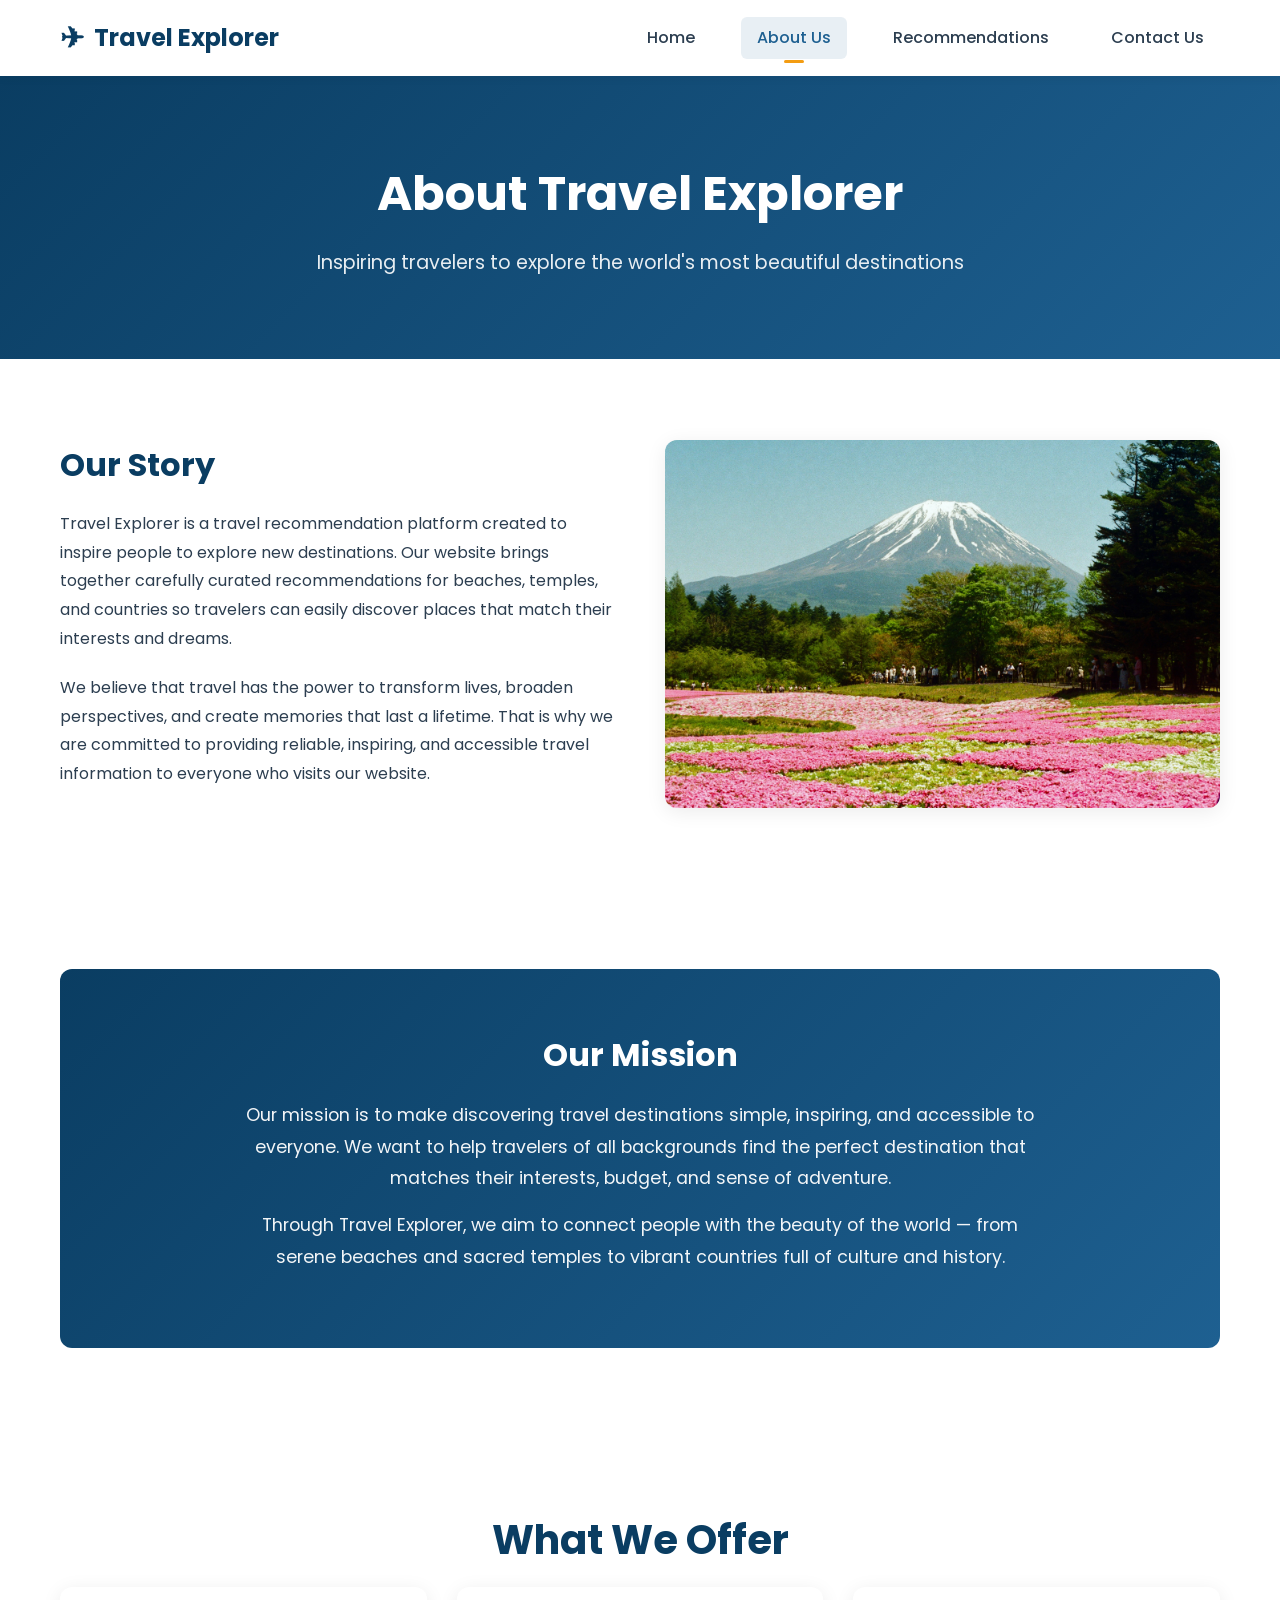
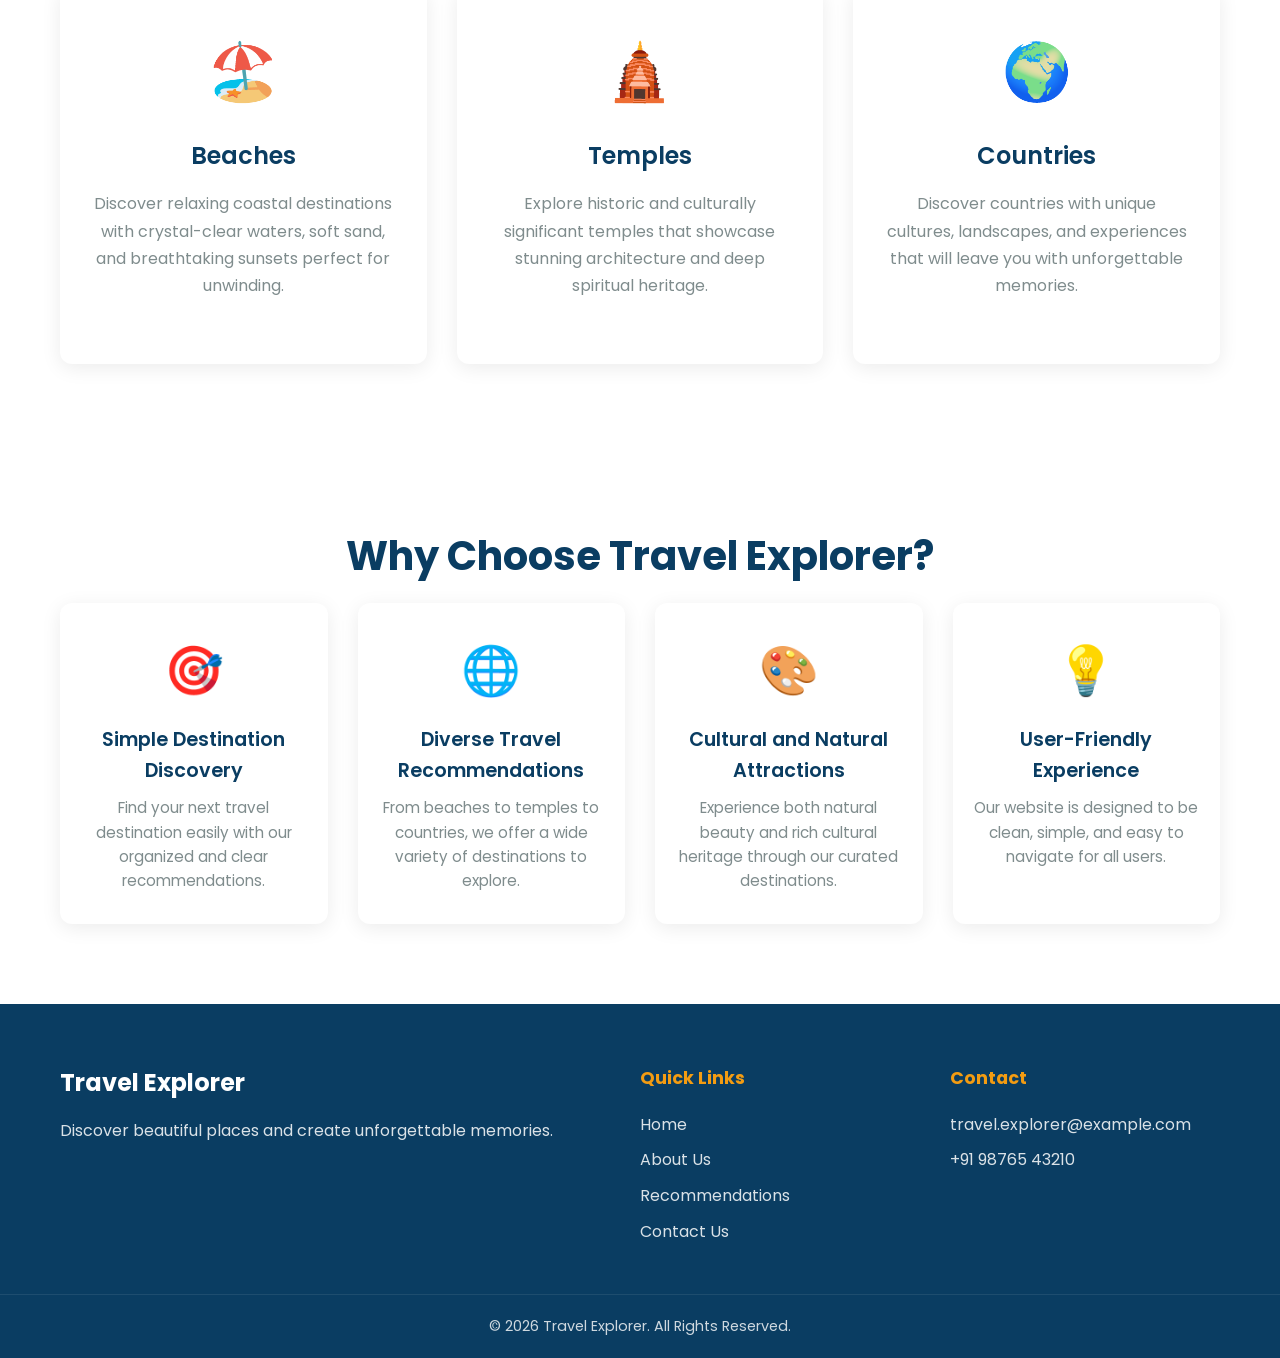
<file: about.html>
<!DOCTYPE html>
<html lang="en">
<head>
    <meta charset="UTF-8">
    <meta name="viewport" content="width=device-width, initial-scale=1.0">
    <meta name="description" content="About Travel Explorer - Learn about our mission and what we offer.">
    <title>About Us - Travel Explorer</title>
    <link rel="preconnect" href="https://fonts.googleapis.com">
    <link rel="preconnect" href="https://fonts.gstatic.com" crossorigin>
    <link href="https://fonts.googleapis.com/css2?family=Poppins:wght@300;400;500;600;700;800&display=swap" rel="stylesheet">
    <link rel="stylesheet" href="css/style.css">
</head>
<body>
    <!-- Navigation Bar -->
    <header class="navbar">
        <div class="container nav-container">
            <a href="index.html" class="logo">
                <span class="logo-icon">✈</span>
                <span class="logo-text">Travel Explorer</span>
            </a>
            <nav class="nav-menu" id="navMenu">
                <a href="index.html" class="nav-link">Home</a>
                <a href="about.html" class="nav-link active">About Us</a>
                <a href="recommendations.html" class="nav-link">Recommendations</a>
                <a href="contact.html" class="nav-link">Contact Us</a>
            </nav>
            <button class="hamburger" id="hamburger" aria-label="Toggle navigation">
                <span></span>
                <span></span>
                <span></span>
            </button>
        </div>
    </header>

    <!-- Page Header -->
    <section class="page-header">
        <div class="container">
            <h1>About Travel Explorer</h1>
            <p>Inspiring travelers to explore the world's most beautiful destinations</p>
        </div>
    </section>

    <!-- About Section -->
    <section class="section about-main">
        <div class="container about-grid">
            <div class="about-text">
                <h2>Our Story</h2>
                <p>Travel Explorer is a travel recommendation platform created to inspire people to explore new destinations. Our website brings together carefully curated recommendations for beaches, temples, and countries so travelers can easily discover places that match their interests and dreams.</p>
                <p>We believe that travel has the power to transform lives, broaden perspectives, and create memories that last a lifetime. That is why we are committed to providing reliable, inspiring, and accessible travel information to everyone who visits our website.</p>
            </div>
            <div class="about-image">
                <img src="images/country2.jpg" alt="Beautiful travel destination with pagoda and cherry blossoms">
            </div>
        </div>
    </section>

    <!-- Our Mission -->
    <section class="section mission-section">
        <div class="container">
            <div class="mission-box">
                <h2>Our Mission</h2>
                <p>Our mission is to make discovering travel destinations simple, inspiring, and accessible to everyone. We want to help travelers of all backgrounds find the perfect destination that matches their interests, budget, and sense of adventure.</p>
                <p>Through Travel Explorer, we aim to connect people with the beauty of the world — from serene beaches and sacred temples to vibrant countries full of culture and history.</p>
            </div>
        </div>
    </section>

    <!-- What We Offer -->
    <section class="section offer-section">
        <div class="container">
            <h2 class="section-title">What We Offer</h2>
            <div class="cards-grid">
                <div class="card offer-card">
                    <div class="card-icon">🏖️</div>
                    <h3 class="card-title">Beaches</h3>
                    <p class="card-description">Discover relaxing coastal destinations with crystal-clear waters, soft sand, and breathtaking sunsets perfect for unwinding.</p>
                </div>
                <div class="card offer-card">
                    <div class="card-icon">🛕</div>
                    <h3 class="card-title">Temples</h3>
                    <p class="card-description">Explore historic and culturally significant temples that showcase stunning architecture and deep spiritual heritage.</p>
                </div>
                <div class="card offer-card">
                    <div class="card-icon">🌍</div>
                    <h3 class="card-title">Countries</h3>
                    <p class="card-description">Discover countries with unique cultures, landscapes, and experiences that will leave you with unforgettable memories.</p>
                </div>
            </div>
        </div>
    </section>

    <!-- Why Choose Us -->
    <section class="section why-section">
        <div class="container">
            <h2 class="section-title">Why Choose Travel Explorer?</h2>
            <div class="benefits-grid">
                <div class="benefit">
                    <div class="benefit-icon">🎯</div>
                    <h3 class="benefit-title">Simple Destination Discovery</h3>
                    <p class="benefit-text">Find your next travel destination easily with our organized and clear recommendations.</p>
                </div>
                <div class="benefit">
                    <div class="benefit-icon">🌐</div>
                    <h3 class="benefit-title">Diverse Travel Recommendations</h3>
                    <p class="benefit-text">From beaches to temples to countries, we offer a wide variety of destinations to explore.</p>
                </div>
                <div class="benefit">
                    <div class="benefit-icon">🎨</div>
                    <h3 class="benefit-title">Cultural and Natural Attractions</h3>
                    <p class="benefit-text">Experience both natural beauty and rich cultural heritage through our curated destinations.</p>
                </div>
                <div class="benefit">
                    <div class="benefit-icon">💡</div>
                    <h3 class="benefit-title">User-Friendly Experience</h3>
                    <p class="benefit-text">Our website is designed to be clean, simple, and easy to navigate for all users.</p>
                </div>
            </div>
        </div>
    </section>

    <!-- Footer -->
    <footer class="footer">
        <div class="container footer-content">
            <div class="footer-brand">
                <h3 class="footer-logo">Travel Explorer</h3>
                <p class="footer-tagline">Discover beautiful places and create unforgettable memories.</p>
            </div>
            <div class="footer-links">
                <h4>Quick Links</h4>
                <ul>
                    <li><a href="index.html">Home</a></li>
                    <li><a href="about.html">About Us</a></li>
                    <li><a href="recommendations.html">Recommendations</a></li>
                    <li><a href="contact.html">Contact Us</a></li>
                </ul>
            </div>
            <div class="footer-contact">
                <h4>Contact</h4>
                <p>travel.explorer@example.com</p>
                <p>+91 98765 43210</p>
            </div>
        </div>
        <div class="footer-bottom">
            <p>&copy; 2026 Travel Explorer. All Rights Reserved.</p>
        </div>
    </footer>

    <script src="js/script.js"></script>
</body>
</html>
</file>
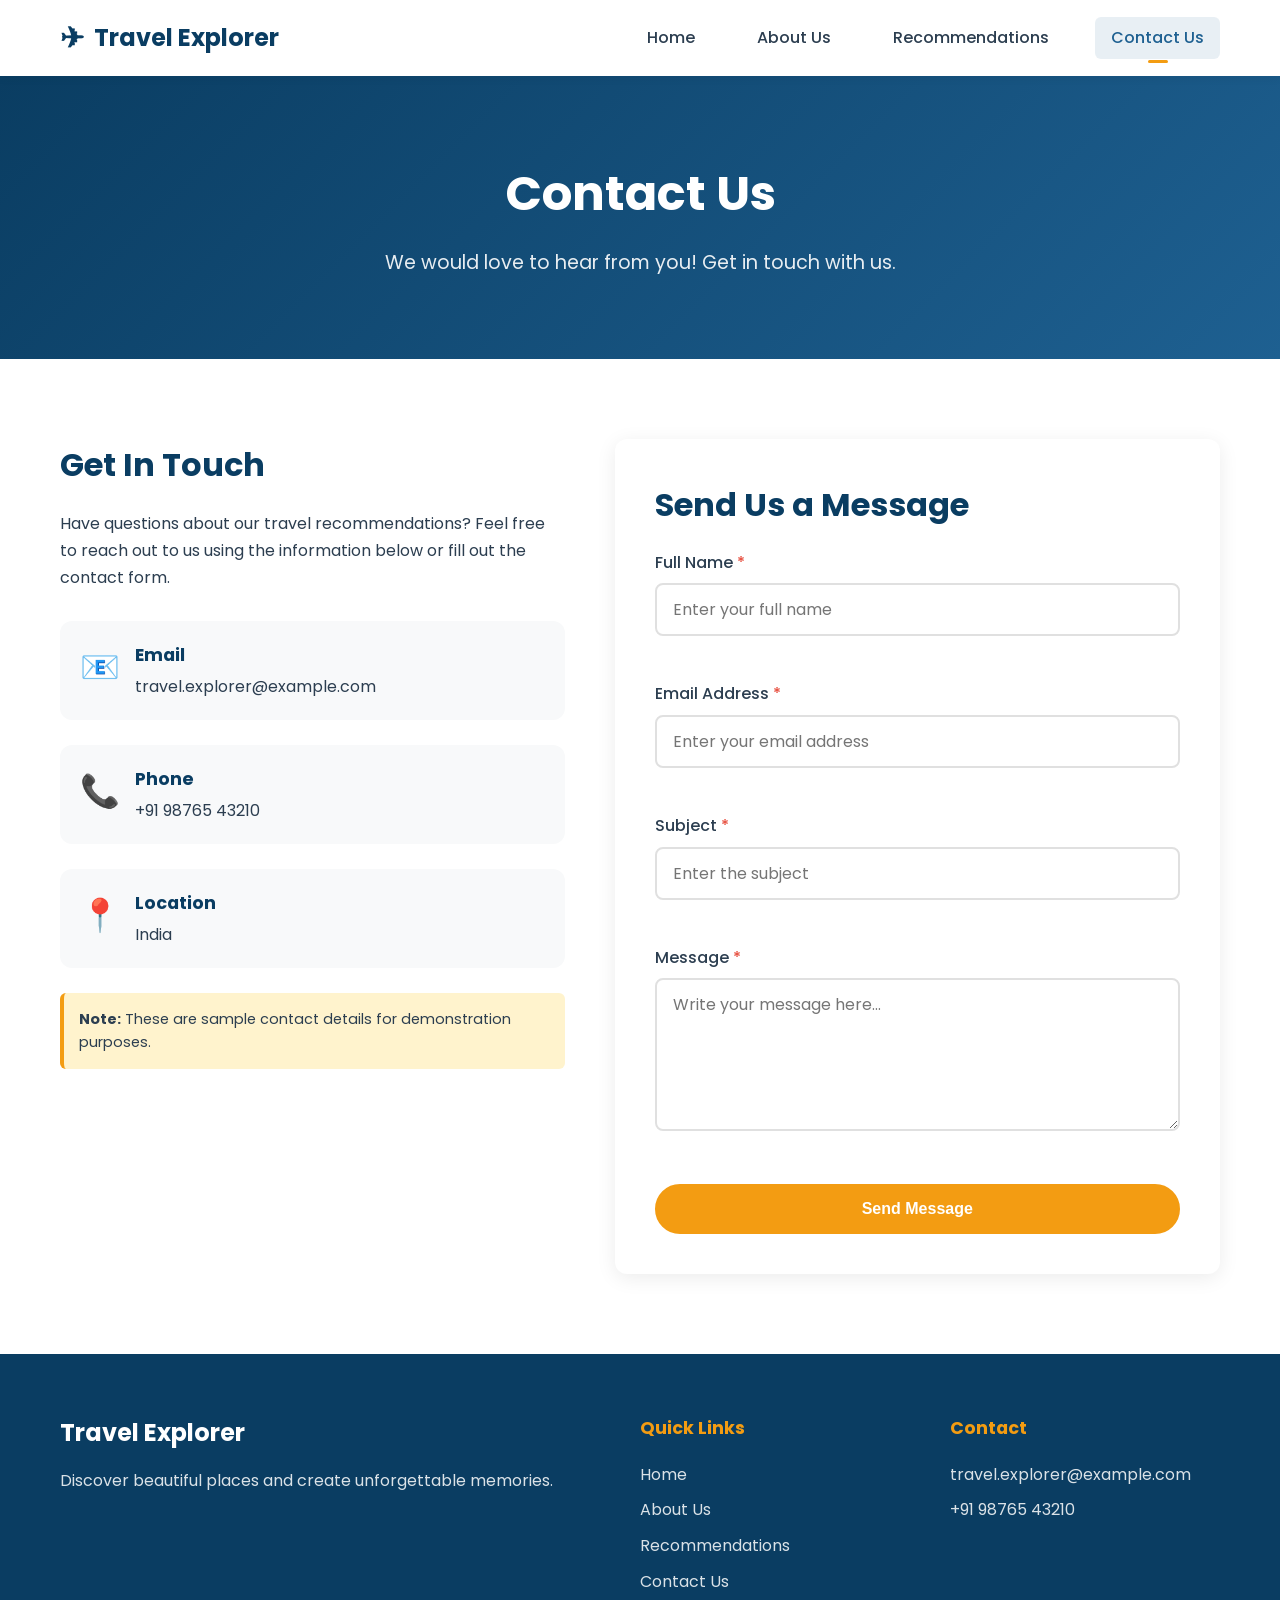
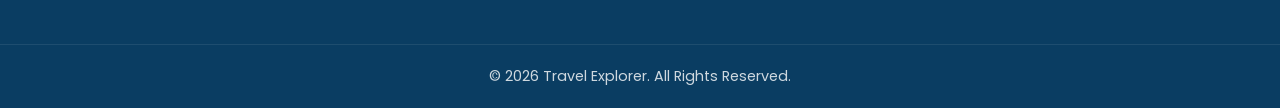
<file: contact.html>
<!DOCTYPE html>
<html lang="en">
<head>
    <meta charset="UTF-8">
    <meta name="viewport" content="width=device-width, initial-scale=1.0">
    <meta name="description" content="Contact Travel Explorer - Get in touch with us.">
    <title>Contact Us - Travel Explorer</title>
    <link rel="preconnect" href="https://fonts.googleapis.com">
    <link rel="preconnect" href="https://fonts.gstatic.com" crossorigin>
    <link href="https://fonts.googleapis.com/css2?family=Poppins:wght@300;400;500;600;700;800&display=swap" rel="stylesheet">
    <link rel="stylesheet" href="css/style.css">
</head>
<body>
    <!-- Navigation Bar -->
    <header class="navbar">
        <div class="container nav-container">
            <a href="index.html" class="logo">
                <span class="logo-icon">✈</span>
                <span class="logo-text">Travel Explorer</span>
            </a>
            <nav class="nav-menu" id="navMenu">
                <a href="index.html" class="nav-link">Home</a>
                <a href="about.html" class="nav-link">About Us</a>
                <a href="recommendations.html" class="nav-link">Recommendations</a>
                <a href="contact.html" class="nav-link active">Contact Us</a>
            </nav>
            <button class="hamburger" id="hamburger" aria-label="Toggle navigation">
                <span></span>
                <span></span>
                <span></span>
            </button>
        </div>
    </header>

    <!-- Page Header -->
    <section class="page-header">
        <div class="container">
            <h1>Contact Us</h1>
            <p>We would love to hear from you! Get in touch with us.</p>
        </div>
    </section>

    <!-- Contact Section -->
    <section class="section contact-section">
        <div class="container contact-grid">
            <!-- Contact Information -->
            <div class="contact-info">
                <h2>Get In Touch</h2>
                <p>Have questions about our travel recommendations? Feel free to reach out to us using the information below or fill out the contact form.</p>
                
                <div class="info-item">
                    <div class="info-icon">📧</div>
                    <div class="info-content">
                        <h3>Email</h3>
                        <p><a href="mailto:travel.explorer@example.com">travel.explorer@example.com</a></p>
                    </div>
                </div>
                
                <div class="info-item">
                    <div class="info-icon">📞</div>
                    <div class="info-content">
                        <h3>Phone</h3>
                        <p><a href="tel:+919876543210">+91 98765 43210</a></p>
                    </div>
                </div>
                
                <div class="info-item">
                    <div class="info-icon">📍</div>
                    <div class="info-content">
                        <h3>Location</h3>
                        <p>India</p>
                    </div>
                </div>

                <div class="info-note">
                    <p><strong>Note:</strong> These are sample contact details for demonstration purposes.</p>
                </div>
            </div>

            <!-- Contact Form -->
            <div class="contact-form-wrapper">
                <h2>Send Us a Message</h2>
                <form id="contactForm" class="contact-form" novalidate>
                    <div class="form-group">
                        <label for="fullName">Full Name <span class="required">*</span></label>
                        <input type="text" id="fullName" name="fullName" required placeholder="Enter your full name">
                        <span class="error-message" id="nameError"></span>
                    </div>

                    <div class="form-group">
                        <label for="email">Email Address <span class="required">*</span></label>
                        <input type="email" id="email" name="email" required placeholder="Enter your email address">
                        <span class="error-message" id="emailError"></span>
                    </div>

                    <div class="form-group">
                        <label for="subject">Subject <span class="required">*</span></label>
                        <input type="text" id="subject" name="subject" required placeholder="Enter the subject">
                        <span class="error-message" id="subjectError"></span>
                    </div>

                    <div class="form-group">
                        <label for="message">Message <span class="required">*</span></label>
                        <textarea id="message" name="message" rows="5" required placeholder="Write your message here..."></textarea>
                        <span class="error-message" id="messageError"></span>
                    </div>

                    <button type="submit" class="btn btn-primary btn-block">Send Message</button>
                </form>

                <div class="success-message" id="successMessage">
                    <div class="success-icon">✓</div>
                    <h3>Thank You!</h3>
                    <p>Thank you for contacting Travel Explorer! We have received your message.</p>
                </div>
            </div>
        </div>
    </section>

    <!-- Footer -->
    <footer class="footer">
        <div class="container footer-content">
            <div class="footer-brand">
                <h3 class="footer-logo">Travel Explorer</h3>
                <p class="footer-tagline">Discover beautiful places and create unforgettable memories.</p>
            </div>
            <div class="footer-links">
                <h4>Quick Links</h4>
                <ul>
                    <li><a href="index.html">Home</a></li>
                    <li><a href="about.html">About Us</a></li>
                    <li><a href="recommendations.html">Recommendations</a></li>
                    <li><a href="contact.html">Contact Us</a></li>
                </ul>
            </div>
            <div class="footer-contact">
                <h4>Contact</h4>
                <p>travel.explorer@example.com</p>
                <p>+91 98765 43210</p>
            </div>
        </div>
        <div class="footer-bottom">
            <p>&copy; 2026 Travel Explorer. All Rights Reserved.</p>
        </div>
    </footer>

    <script src="js/script.js"></script>
</body>
</html>
</file>
<file: css/style.css>
/* ========================================
   Travel Explorer - Main Stylesheet
   ======================================== */

/* CSS Variables */
:root {
    --primary-color: #0a3d62;
    --secondary-color: #1e6091;
    --accent-color: #f39c12;
    --accent-hover: #e67e22;
    --text-dark: #2c3e50;
    --text-light: #7f8c8d;
    --bg-light: #f8f9fa;
    --bg-white: #ffffff;
    --border-color: #e0e0e0;
    --shadow: 0 4px 20px rgba(0, 0, 0, 0.08);
    --shadow-hover: 0 8px 30px rgba(0, 0, 0, 0.15);
    --transition: all 0.3s ease;
    --border-radius: 12px;
}

/* Reset */
* {
    margin: 0;
    padding: 0;
    box-sizing: border-box;
}

html {
    scroll-behavior: smooth;
}

body {
    font-family: 'Poppins', sans-serif;
    line-height: 1.6;
    color: var(--text-dark);
    background-color: var(--bg-white);
    overflow-x: hidden;
}

img {
    max-width: 100%;
    height: auto;
    display: block;
}

a {
    text-decoration: none;
    color: inherit;
    transition: var(--transition);
}

ul {
    list-style: none;
}

.container {
    max-width: 1200px;
    margin: 0 auto;
    padding: 0 20px;
}

/* ========================================
   Navigation Bar
   ======================================== */
.navbar {
    background-color: var(--bg-white);
    box-shadow: 0 2px 10px rgba(0, 0, 0, 0.05);
    position: sticky;
    top: 0;
    z-index: 1000;
    padding: 15px 0;
}

.nav-container {
    display: flex;
    justify-content: space-between;
    align-items: center;
}

.logo {
    display: flex;
    align-items: center;
    gap: 10px;
    font-size: 1.5rem;
    font-weight: 700;
    color: var(--primary-color);
}

.logo-icon {
    font-size: 1.8rem;
}

.nav-menu {
    display: flex;
    gap: 30px;
    align-items: center;
}

.nav-link {
    font-weight: 500;
    color: var(--text-dark);
    padding: 8px 16px;
    border-radius: 6px;
    position: relative;
    transition: var(--transition);
}

.nav-link:hover {
    color: var(--secondary-color);
    background-color: rgba(30, 96, 145, 0.08);
}

.nav-link.active {
    color: var(--secondary-color);
    background-color: rgba(30, 96, 145, 0.1);
}

.nav-link.active::after {
    content: '';
    position: absolute;
    bottom: -4px;
    left: 50%;
    transform: translateX(-50%);
    width: 20px;
    height: 3px;
    background-color: var(--accent-color);
    border-radius: 2px;
}

/* Hamburger Menu */
.hamburger {
    display: none;
    flex-direction: column;
    gap: 5px;
    background: none;
    border: none;
    cursor: pointer;
    padding: 5px;
}

.hamburger span {
    width: 25px;
    height: 3px;
    background-color: var(--primary-color);
    border-radius: 3px;
    transition: var(--transition);
}

.hamburger.active span:nth-child(1) {
    transform: translateY(8px) rotate(45deg);
}

.hamburger.active span:nth-child(2) {
    opacity: 0;
}

.hamburger.active span:nth-child(3) {
    transform: translateY(-8px) rotate(-45deg);
}

/* ========================================
   Hero Section
   ======================================== */
.hero {
    position: relative;
    min-height: 90vh;
    display: flex;
    align-items: center;
    justify-content: center;
    background: linear-gradient(135deg, #667eea 0%, #764ba2 100%);
    background-image: url('../images/hero.jpg');
    background-size: cover;
    background-position: center;
    background-attachment: fixed;
    color: var(--bg-white);
    text-align: center;
    padding: 80px 20px;
}

.hero-overlay {
    position: absolute;
    top: 0;
    left: 0;
    width: 100%;
    height: 100%;
    background: linear-gradient(135deg, rgba(10, 61, 98, 0.85) 0%, rgba(30, 96, 145, 0.75) 100%);
}

.hero-content {
    position: relative;
    z-index: 1;
    max-width: 900px;
}

.hero-title {
    font-size: 3.5rem;
    font-weight: 800;
    margin-bottom: 20px;
    line-height: 1.2;
    animation: fadeInDown 1s ease;
}

.hero-subtitle {
    font-size: 1.4rem;
    font-weight: 400;
    margin-bottom: 20px;
    opacity: 0.95;
    animation: fadeInUp 1s ease 0.2s both;
}

.hero-intro {
    font-size: 1.1rem;
    margin-bottom: 30px;
    opacity: 0.9;
    max-width: 700px;
    margin-left: auto;
    margin-right: auto;
    animation: fadeInUp 1s ease 0.4s both;
}

/* ========================================
   Buttons
   ======================================== */
.btn {
    display: inline-block;
    padding: 14px 32px;
    border-radius: 50px;
    font-weight: 600;
    font-size: 1rem;
    cursor: pointer;
    transition: var(--transition);
    border: 2px solid transparent;
    text-align: center;
}

.btn-primary {
    background-color: var(--accent-color);
    color: var(--bg-white);
    border-color: var(--accent-color);
}

.btn-primary:hover {
    background-color: var(--accent-hover);
    border-color: var(--accent-hover);
    transform: translateY(-3px);
    box-shadow: 0 10px 25px rgba(243, 156, 18, 0.4);
}

.btn-outline {
    background-color: transparent;
    color: var(--secondary-color);
    border-color: var(--secondary-color);
}

.btn-outline:hover {
    background-color: var(--secondary-color);
    color: var(--bg-white);
    transform: translateY(-3px);
}

.btn-block {
    width: 100%;
}

/* ========================================
   Sections
   ======================================== */
.section {
    padding: 80px 0;
}

.section-title {
    text-align: center;
    font-size: 2.5rem;
    font-weight: 700;
    color: var(--primary-color);
    margin-bottom: 15px;
}

.section-subtitle {
    text-align: center;
    font-size: 1.1rem;
    color: var(--text-light);
    margin-bottom: 50px;
    max-width: 600px;
    margin-left: auto;
    margin-right: auto;
}

.alt-bg {
    background-color: var(--bg-light);
}

/* ========================================
   Intro Section
   ======================================== */
.intro-section {
    background-color: var(--bg-white);
}

.intro-content {
    max-width: 900px;
    margin: 0 auto;
    text-align: center;
}

.intro-content p {
    font-size: 1.1rem;
    color: var(--text-dark);
    margin-bottom: 20px;
    line-height: 1.8;
}

/* ========================================
   Cards Grid
   ======================================== */
.cards-grid {
    display: grid;
    grid-template-columns: repeat(auto-fit, minmax(300px, 1fr));
    gap: 30px;
}

.card {
    background-color: var(--bg-white);
    border-radius: var(--border-radius);
    overflow: hidden;
    box-shadow: var(--shadow);
    transition: var(--transition);
}

.card:hover {
    transform: translateY(-8px);
    box-shadow: var(--shadow-hover);
}

/* Category Cards */
.category-card {
    padding: 40px 30px;
    text-align: center;
}

.card-icon {
    font-size: 3.5rem;
    margin-bottom: 20px;
}

.card-title {
    font-size: 1.5rem;
    font-weight: 600;
    color: var(--primary-color);
    margin-bottom: 15px;
}

.card-description {
    color: var(--text-light);
    margin-bottom: 25px;
    line-height: 1.7;
}

/* Destination Cards */
.destination-card .card-image {
    position: relative;
    height: 250px;
    overflow: hidden;
}

.destination-card .card-image img {
    width: 100%;
    height: 100%;
    object-fit: cover;
    transition: transform 0.5s ease;
}

.destination-card:hover .card-image img {
    transform: scale(1.1);
}

.card-badge {
    position: absolute;
    top: 15px;
    right: 15px;
    background-color: var(--accent-color);
    color: var(--bg-white);
    padding: 6px 14px;
    border-radius: 20px;
    font-size: 0.85rem;
    font-weight: 600;
}

.card-body {
    padding: 25px;
}

.card-location {
    color: var(--secondary-color);
    font-weight: 500;
    margin-bottom: 15px;
}

.card-info {
    margin-top: 20px;
    padding-top: 20px;
    border-top: 1px solid var(--border-color);
}

.card-info h4 {
    color: var(--primary-color);
    font-size: 1rem;
    margin-bottom: 10px;
    margin-top: 15px;
}

.card-info h4:first-child {
    margin-top: 0;
}

.card-info ul {
    list-style: disc;
    padding-left: 20px;
    color: var(--text-dark);
}

.card-info ul li {
    margin-bottom: 6px;
}

.card-info p {
    color: var(--text-dark);
    margin-bottom: 10px;
}

/* ========================================
   Benefits Grid
   ======================================== */
.benefits-grid {
    display: grid;
    grid-template-columns: repeat(auto-fit, minmax(220px, 1fr));
    gap: 30px;
}

.benefit {
    text-align: center;
    padding: 30px 20px;
    background-color: var(--bg-white);
    border-radius: var(--border-radius);
    box-shadow: var(--shadow);
    transition: var(--transition);
}

.benefit:hover {
    transform: translateY(-5px);
    box-shadow: var(--shadow-hover);
}

.benefit-icon {
    font-size: 3rem;
    margin-bottom: 15px;
}

.benefit-title {
    font-size: 1.2rem;
    font-weight: 600;
    color: var(--primary-color);
    margin-bottom: 10px;
}

.benefit-text {
    color: var(--text-light);
    font-size: 0.95rem;
}

/* ========================================
   Page Header
   ======================================== */
.page-header {
    background: linear-gradient(135deg, var(--primary-color) 0%, var(--secondary-color) 100%);
    color: var(--bg-white);
    padding: 80px 20px;
    text-align: center;
}

.page-header h1 {
    font-size: 3rem;
    font-weight: 700;
    margin-bottom: 15px;
}

.page-header p {
    font-size: 1.2rem;
    opacity: 0.9;
}

/* ========================================
   About Page
   ======================================== */
.about-grid {
    display: grid;
    grid-template-columns: 1fr 1fr;
    gap: 50px;
    align-items: center;
}

.about-text h2 {
    font-size: 2rem;
    color: var(--primary-color);
    margin-bottom: 20px;
}

.about-text p {
    margin-bottom: 20px;
    color: var(--text-dark);
    line-height: 1.8;
}

.about-image img {
    width: 100%;
    border-radius: var(--border-radius);
    box-shadow: var(--shadow);
}

.mission-box {
    background: linear-gradient(135deg, var(--primary-color) 0%, var(--secondary-color) 100%);
    color: var(--bg-white);
    padding: 60px 40px;
    border-radius: var(--border-radius);
    text-align: center;
}

.mission-box h2 {
    font-size: 2rem;
    margin-bottom: 20px;
}

.mission-box p {
    font-size: 1.1rem;
    line-height: 1.8;
    max-width: 800px;
    margin: 0 auto 15px;
    opacity: 0.95;
}

.offer-card {
    padding: 40px 30px;
    text-align: center;
}

/* ========================================
   Contact Page
   ======================================== */
.contact-grid {
    display: grid;
    grid-template-columns: 1fr 1.2fr;
    gap: 50px;
}

.contact-info h2,
.contact-form-wrapper h2 {
    font-size: 2rem;
    color: var(--primary-color);
    margin-bottom: 20px;
}

.contact-info > p {
    color: var(--text-dark);
    margin-bottom: 30px;
    line-height: 1.7;
}

.info-item {
    display: flex;
    gap: 15px;
    margin-bottom: 25px;
    padding: 20px;
    background-color: var(--bg-light);
    border-radius: var(--border-radius);
    transition: var(--transition);
}

.info-item:hover {
    transform: translateX(5px);
    box-shadow: var(--shadow);
}

.info-icon {
    font-size: 2rem;
    flex-shrink: 0;
}

.info-content h3 {
    color: var(--primary-color);
    font-size: 1.1rem;
    margin-bottom: 5px;
}

.info-content p,
.info-content a {
    color: var(--text-dark);
    font-size: 1rem;
}

.info-content a:hover {
    color: var(--secondary-color);
}

.info-note {
    margin-top: 20px;
    padding: 15px;
    background-color: #fff3cd;
    border-left: 4px solid var(--accent-color);
    border-radius: 6px;
    font-size: 0.9rem;
    color: var(--text-dark);
}

/* Contact Form */
.contact-form-wrapper {
    background-color: var(--bg-white);
    padding: 40px;
    border-radius: var(--border-radius);
    box-shadow: var(--shadow);
}

.form-group {
    margin-bottom: 20px;
}

.form-group label {
    display: block;
    margin-bottom: 8px;
    font-weight: 500;
    color: var(--text-dark);
}

.required {
    color: #e74c3c;
}

.form-group input,
.form-group textarea {
    width: 100%;
    padding: 12px 16px;
    border: 2px solid var(--border-color);
    border-radius: 8px;
    font-family: 'Poppins', sans-serif;
    font-size: 1rem;
    transition: var(--transition);
    background-color: var(--bg-white);
}

.form-group input:focus,
.form-group textarea:focus {
    outline: none;
    border-color: var(--secondary-color);
    box-shadow: 0 0 0 3px rgba(30, 96, 145, 0.1);
}

.form-group input.error,
.form-group textarea.error {
    border-color: #e74c3c;
}

.error-message {
    display: block;
    color: #e74c3c;
    font-size: 0.85rem;
    margin-top: 5px;
    min-height: 20px;
}

.success-message {
    display: none;
    text-align: center;
    padding: 40px 20px;
    background-color: #d4edda;
    border-radius: var(--border-radius);
    margin-top: 20px;
    animation: fadeInUp 0.5s ease;
}

.success-message.show {
    display: block;
}

.success-icon {
    width: 70px;
    height: 70px;
    background-color: #28a745;
    color: var(--bg-white);
    border-radius: 50%;
    display: flex;
    align-items: center;
    justify-content: center;
    font-size: 2.5rem;
    margin: 0 auto 20px;
}

.success-message h3 {
    color: #155724;
    font-size: 1.5rem;
    margin-bottom: 10px;
}

.success-message p {
    color: #155724;
    font-size: 1rem;
}

/* ========================================
   Footer
   ======================================== */
.footer {
    background-color: var(--primary-color);
    color: var(--bg-white);
    padding: 60px 0 0;
}

.footer-content {
    display: grid;
    grid-template-columns: 2fr 1fr 1fr;
    gap: 40px;
    padding-bottom: 40px;
}

.footer-logo {
    font-size: 1.5rem;
    margin-bottom: 15px;
    color: var(--bg-white);
}

.footer-tagline {
    opacity: 0.85;
    line-height: 1.7;
}

.footer-links h4,
.footer-contact h4 {
    font-size: 1.1rem;
    margin-bottom: 20px;
    color: var(--accent-color);
}

.footer-links ul li {
    margin-bottom: 10px;
}

.footer-links a {
    opacity: 0.85;
    transition: var(--transition);
}

.footer-links a:hover {
    opacity: 1;
    color: var(--accent-color);
    padding-left: 5px;
}

.footer-contact p {
    margin-bottom: 10px;
    opacity: 0.85;
}

.footer-bottom {
    border-top: 1px solid rgba(255, 255, 255, 0.1);
    padding: 20px 0;
    text-align: center;
    font-size: 0.9rem;
    opacity: 0.8;
}

/* ========================================
   Animations
   ======================================== */
@keyframes fadeInDown {
    from {
        opacity: 0;
        transform: translateY(-30px);
    }
    to {
        opacity: 1;
        transform: translateY(0);
    }
}

@keyframes fadeInUp {
    from {
        opacity: 0;
        transform: translateY(30px);
    }
    to {
        opacity: 1;
        transform: translateY(0);
    }
}

/* ========================================
   Search Bar in Navigation (ADDED)
   ======================================== */
.search-input {
    padding: 8px 14px;
    border: 2px solid var(--border-color);
    border-radius: 20px;
    font-family: 'Poppins', sans-serif;
    font-size: 0.9rem;
    outline: none;
    transition: var(--transition);
    width: 200px;
    background-color: var(--bg-light);
}

.search-input:focus {
    border-color: var(--secondary-color);
    background-color: var(--bg-white);
    box-shadow: 0 0 0 3px rgba(30, 96, 145, 0.1);
}

.btn-search,
.btn-clear {
    padding: 8px 18px;
    border: none;
    border-radius: 20px;
    font-family: 'Poppins', sans-serif;
    font-size: 0.9rem;
    font-weight: 600;
    cursor: pointer;
    transition: var(--transition);
}

.btn-search {
    background-color: var(--accent-color);
    color: var(--bg-white);
}

.btn-search:hover {
    background-color: var(--accent-hover);
    transform: translateY(-2px);
}

.btn-clear {
    background-color: var(--text-light);
    color: var(--bg-white);
}

.btn-clear:hover {
    background-color: var(--text-dark);
    transform: translateY(-2px);
}

/* Search Results Display */
.search-results {
    max-width: 1200px;
    margin: 20px auto;
    padding: 0 20px;
    min-height: 50px;
}

.search-results .result-message {
    background-color: #d4edda;
    color: #155724;
    padding: 15px 20px;
    border-radius: 8px;
    border-left: 4px solid #28a745;
    font-weight: 500;
    animation: fadeInUp 0.5s ease;
}

.search-results .no-result {
    background-color: #f8d7da;
    color: #721c24;
    padding: 15px 20px;
    border-radius: 8px;
    border-left: 4px solid #dc3545;
    font-weight: 500;
    animation: fadeInUp 0.5s ease;
}

/* Hide cards when filtered */
.destination-card.hidden {
    display: none !important;
}

/* Hide entire section if all its cards are hidden */
.recommendation-section.all-hidden {
    display: none !important;
}

/* ========================================
   Responsive Design
   ======================================== */
@media (max-width: 992px) {
    .about-grid {
        grid-template-columns: 1fr;
    }

    .contact-grid {
        grid-template-columns: 1fr;
    }

    .footer-content {
        grid-template-columns: 1fr 1fr;
    }

    .hero-title {
        font-size: 2.8rem;
    }

    .search-input {
        width: 100%;
        margin: 10px 0;
    }
    
    .btn-search,
    .btn-clear {
        width: 100%;
        margin: 5px 0;
    }
}

@media (max-width: 768px) {
    .hamburger {
        display: flex;
    }

    .nav-menu {
        position: fixed;
        top: 70px;
        right: -100%;
        flex-direction: column;
        background-color: var(--bg-white);
        width: 80%;
        max-width: 300px;
        height: calc(100vh - 70px);
        padding: 30px;
        box-shadow: -5px 0 15px rgba(0, 0, 0, 0.1);
        transition: right 0.3s ease;
        gap: 10px;
        align-items: stretch;
    }

    .nav-menu.active {
        right: 0;
    }

    .nav-link {
        width: 100%;
        padding: 12px 16px;
    }

    .hero-title {
        font-size: 2.2rem;
    }

    .hero-subtitle {
        font-size: 1.1rem;
    }

    .hero-intro {
        font-size: 1rem;
    }

    .section-title {
        font-size: 2rem;
    }

    .page-header h1 {
        font-size: 2.2rem;
    }

    .page-header {
        padding: 60px 20px;
    }

    .section {
        padding: 60px 0;
    }

    .footer-content {
        grid-template-columns: 1fr;
        text-align: center;
    }

    .contact-form-wrapper {
        padding: 25px;
    }

    .mission-box {
        padding: 40px 25px;
    }

    .search-input,
    .btn-search,
    .btn-clear {
        width: 100%;
    }
}

@media (max-width: 480px) {
    .hero-title {
        font-size: 1.8rem;
    }

    .hero-subtitle {
        font-size: 1rem;
    }

    .section-title {
        font-size: 1.6rem;
    }

    .cards-grid {
        grid-template-columns: 1fr;
    }

    .benefits-grid {
        grid-template-columns: 1fr;
    }

    .logo-text {
        font-size: 1.2rem;
    }

    .logo-icon {
        font-size: 1.5rem;
    }
}
</file>
